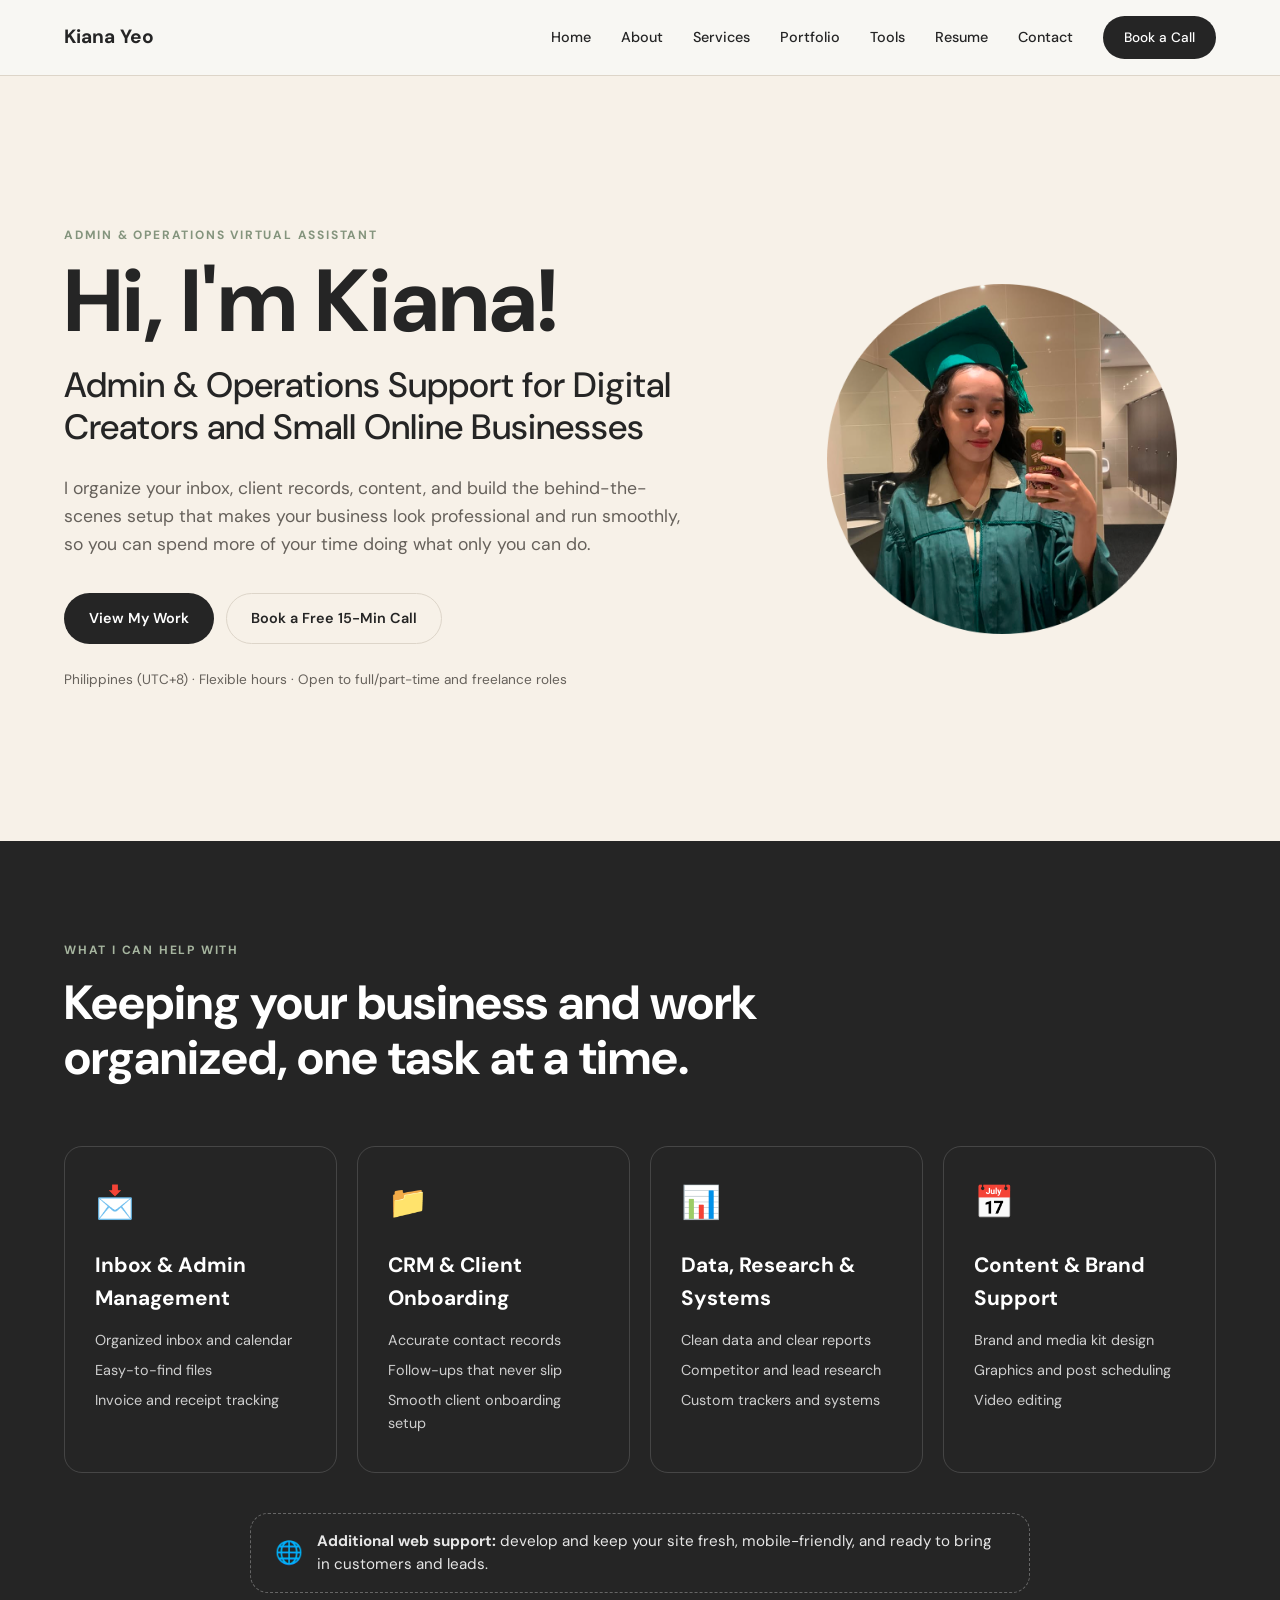
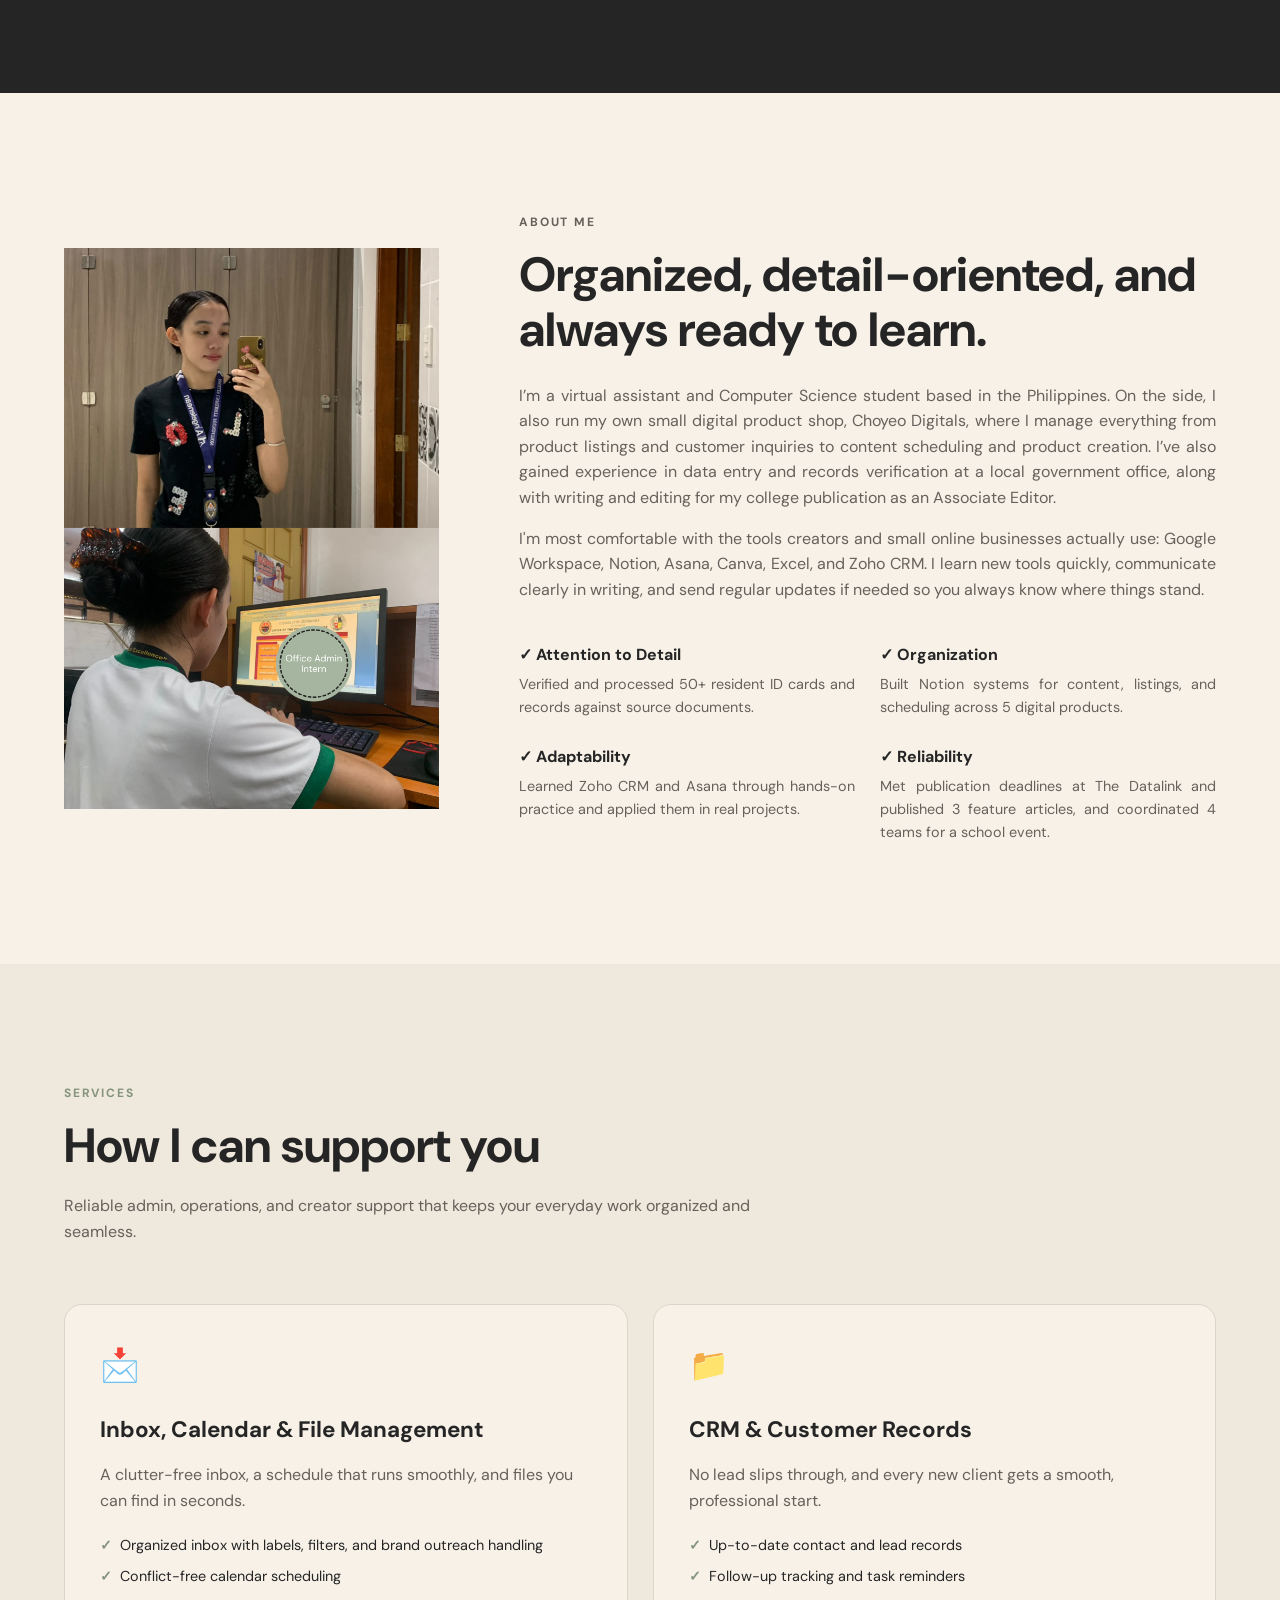
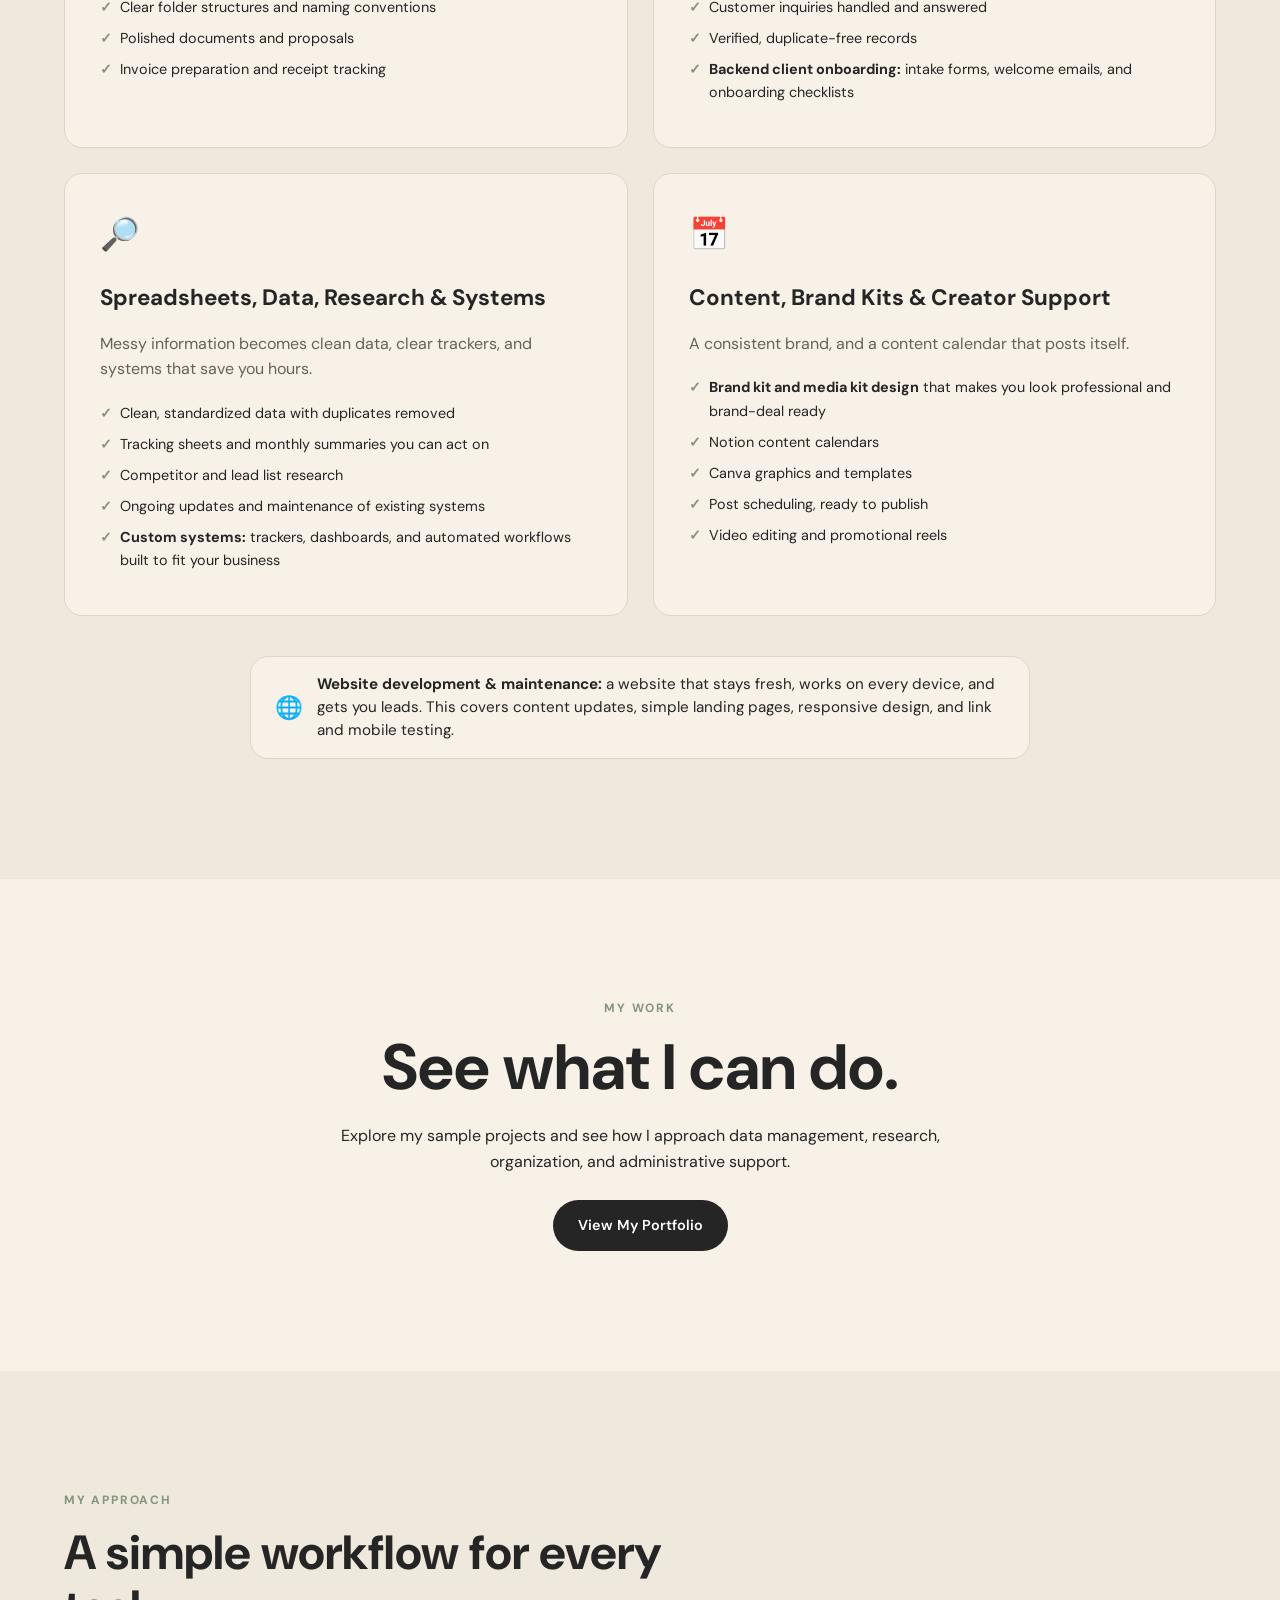
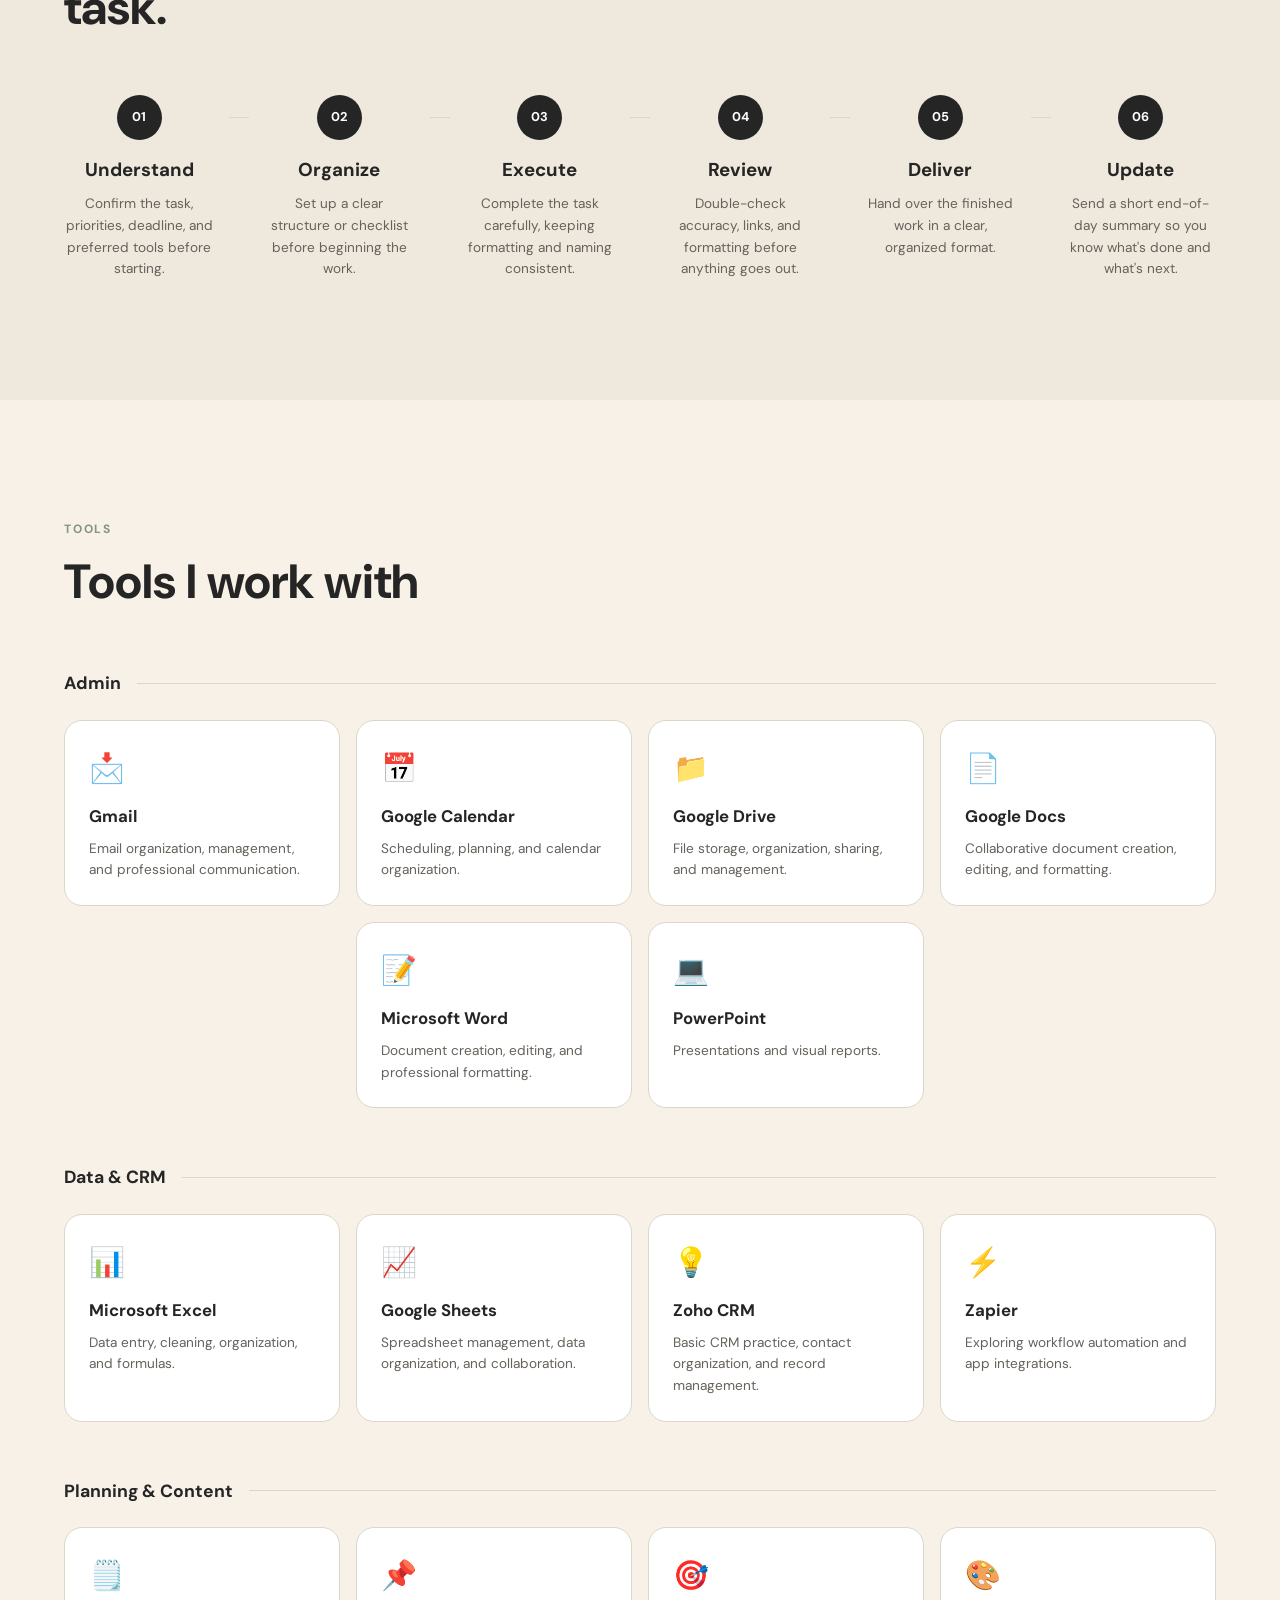
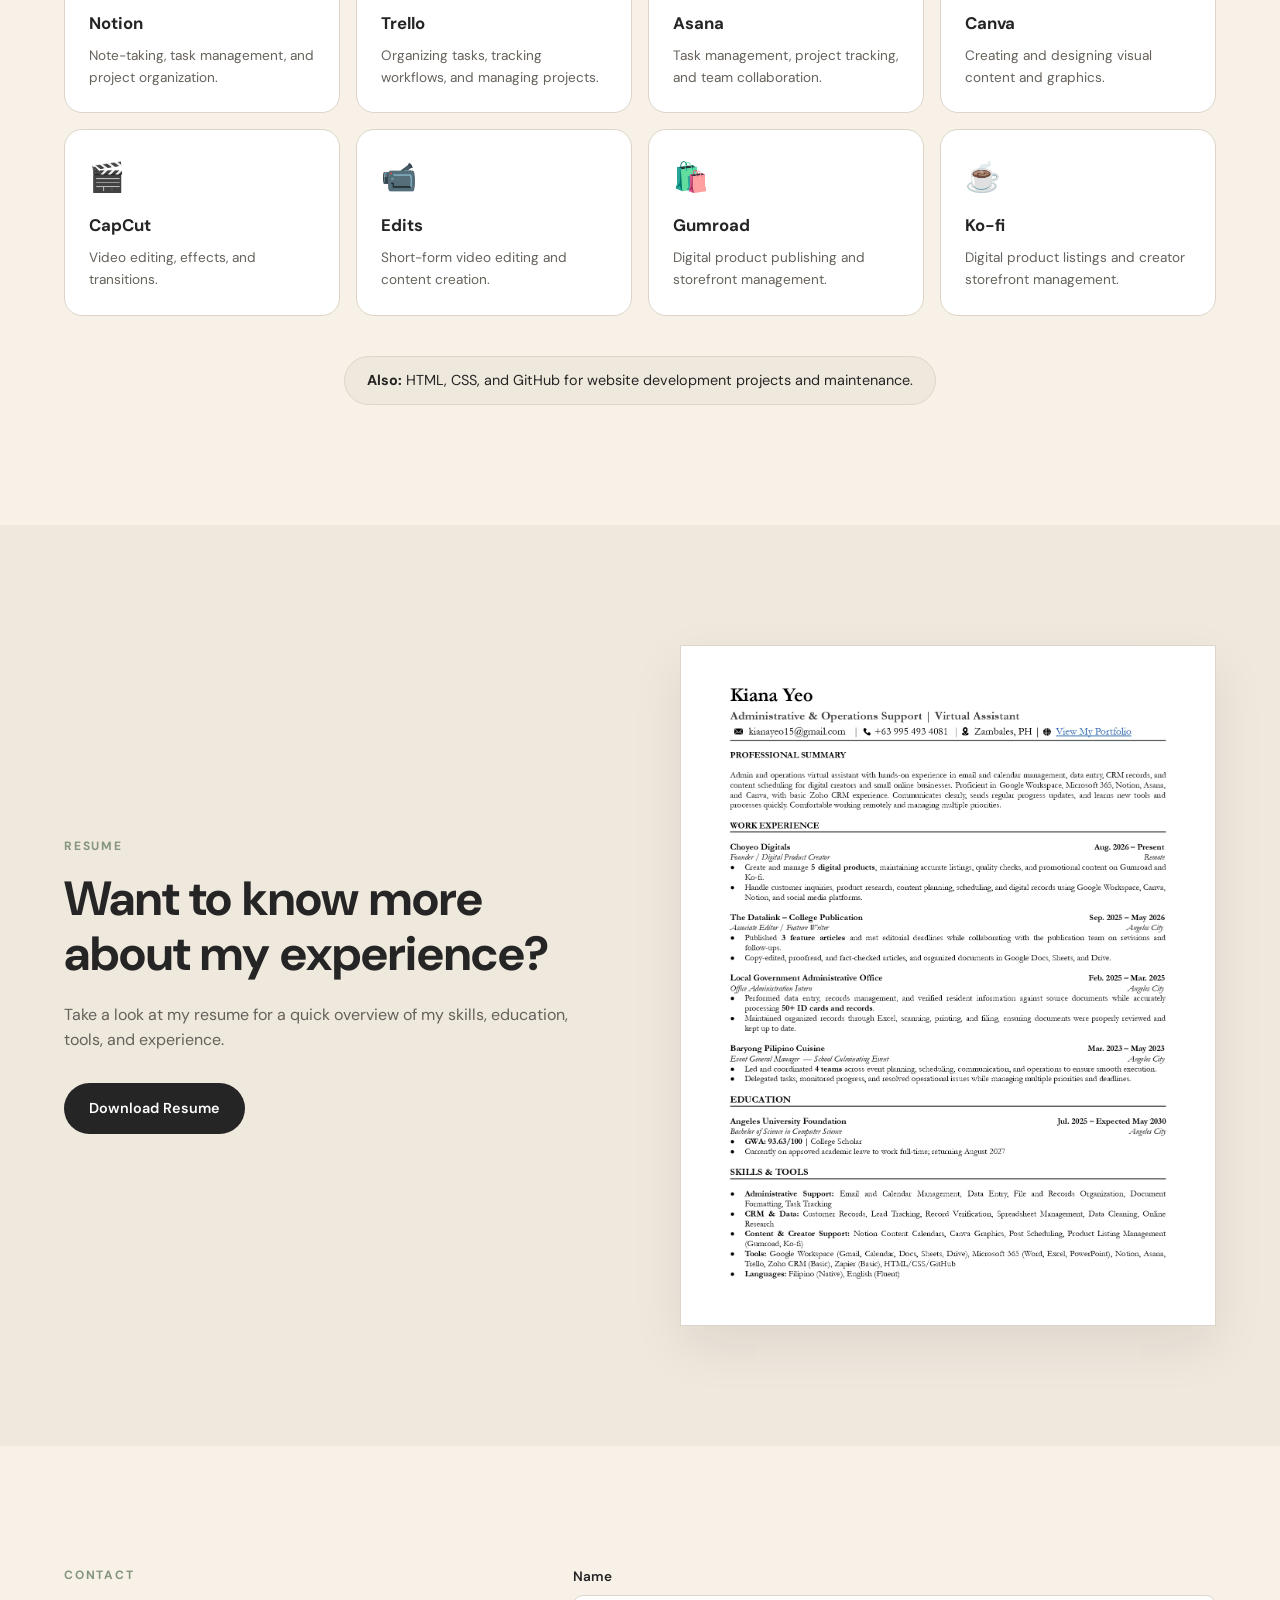
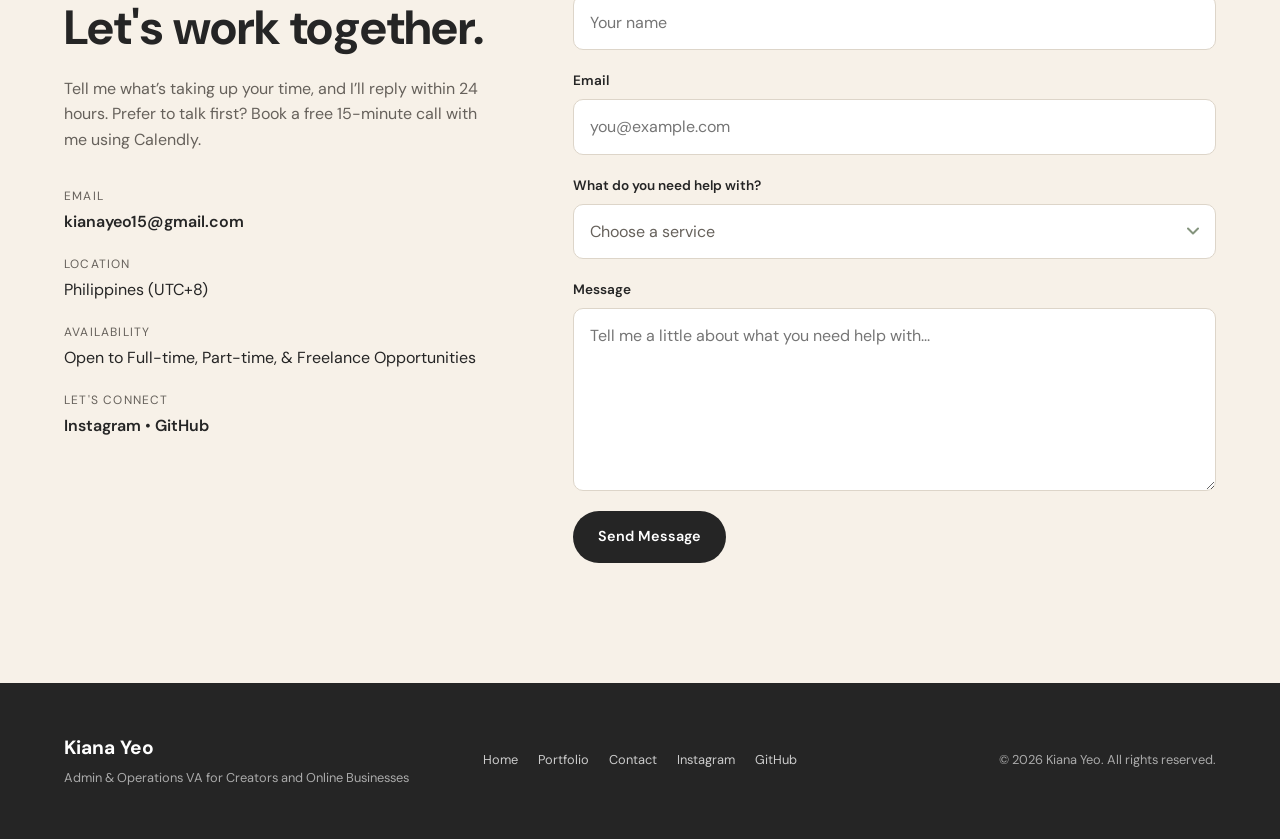
<file: index.html>
<!DOCTYPE html>
<html lang="en">

<head>
    <meta charset="UTF-8">
    <meta name="viewport" content="width=device-width, initial-scale=1.0">

    <title>Kiana Yeo | Home</title>

    <link rel="preconnect" href="https://fonts.googleapis.com">
    <link rel="preconnect" href="https://fonts.gstatic.com" crossorigin>

    <link href="https://fonts.googleapis.com/css2?family=DM+Sans:wght@400;500;600;700&display=swap" rel="stylesheet">

    <link rel="icon" type="image/png" href="images/site-icon.png">

    <!-- CSS -->
    <link rel="stylesheet" href="style.css">

    <!-- SEO -->
    <meta name="description" content="My website portfolio showcasing my projects and skills.">

    <!-- Open Graph / LinkedIn Preview -->
    <meta property="og:title" content="Kiana Yeo | Portfolio">
    <meta property="og:description"
        content="A portfolio website to showcase my skills and experience in admin support and content management.">
    <meta property="og:type" content="website">
    <meta property="og:url" content="https://kiabytes.github.io/">
    <meta property="og:image" content="https://kiabytes.github.io/images/portfolio-preview.jpg">

</head>

<body>

    <!-- =====================================================
         NAVIGATION
    ====================================================== -->

    <header class="navbar">

        <div class="container nav-container">

            <a href="#home" class="logo">
                Kiana Yeo
            </a>

            <nav class="nav-links" id="main-nav" aria-label="Main navigation">
                <a href="index.html">Home</a>
                <a href="index.html#about">About</a>
                <a href="index.html#services">Services</a>
                <div class="nav-dropdown">
                    <a href="portfolio.html" class="dropdown-toggle">
                        Portfolio
                    </a>

                    <div class="dropdown-menu">
                        <a href="portfolio.html#section-1">Creator &amp; Online Business Support</a>
                        <a href="portfolio.html#section-2">Admin &amp; Operations Systems</a>
                        <a href="portfolio.html#section-3">Data, Reporting &amp; Research</a>
                    </div>
                </div>
                <a href="index.html#tools">Tools</a>
                <a href="index.html#resume">Resume</a>
                <a href="index.html#contact">Contact</a>
                <a href="https://calendly.com/kianayeo15/15min-intro-call" target="_blank" rel="noopener noreferrer"
                    class="button button-primary nav-cta">Book a Call</a>
            </nav>

            <!-- Mobile menu button -->
            <button class="menu-button" type="button" aria-label="Open menu" aria-expanded="false"
                aria-controls="main-nav">☰</button>

        </div>

    </header>


    <main>

    <!-- =====================================================
        HERO / HOME
    ====================================================== -->

        <section id="home" class="hero">

            <div class="container hero-container">

                <div class="hero-content">

                    <p class="eyebrow">
                        ADMIN & OPERATIONS VIRTUAL ASSISTANT
                    </p>

                    <h1>
                        Hi, I'm Kiana!
                    </h1>

                    <h2>
                        Admin & Operations Support for Digital Creators and Small Online Businesses
                    </h2>

                    <p class="hero-description">
                        I organize your inbox, client records, content, and build the behind-the-scenes setup that
                        makes your business look professional and run smoothly, so you can spend more of your time doing what only you can do.
                    </p>

                    <div class="hero-buttons">

                        <a href="portfolio.html" class="button button-primary">
                            View My Work
                        </a>

                        <a href="https://calendly.com/kianayeo15/15min-intro-call" target="_blank"
                            rel="noopener noreferrer" class="button button-secondary">Book a Free 15-Min Call</a>

                    </div>

                    <p class="availability">
                        Philippines (UTC+8) · Flexible hours · Open to full/part-time and freelance roles
                    </p>

                </div>


                <!-- Hero Avatar -->

                <div class="hero-avatar">

                    <img src="images/profile-picture-1.png" alt="Kiana's profile picture">

                </div>

            </div>

        </section>


        <!-- =====================================================
             WHAT I CAN HELP WITH
        ====================================================== -->

        <section class="capabilities">

            <div class="container">

                <div class="section-heading">

                    <p class="eyebrow">
                        WHAT I CAN HELP WITH
                    </p>

                    <h2>
                        Keeping your business and work organized,
                        one task at a time.
                    </h2>

                </div>


                <div class="capability-grid">

                    <!-- Card 1 -->
                    <article class="capability-card">

                        <div class="card-icon">
                            📩
                        </div>

                        <h3>Inbox &amp; Admin Management</h3>

                        <ul>
                            <li>Organized inbox and calendar</li>
                            <li>Easy-to-find files</li>
                            <li>Invoice and receipt tracking</li>
                        </ul>

                    </article>


                    <!-- Card 2 -->
                    <article class="capability-card">

                        <div class="card-icon">
                            📁
                        </div>

                        <h3>CRM &amp; Client Onboarding</h3>

                        <ul>
                            <li>Accurate contact records</li>
                            <li>Follow-ups that never slip</li>
                            <li>Smooth client onboarding setup</li>
                        </ul>

                    </article>


                    <!-- Card 3 -->
                    <article class="capability-card">

                        <div class="card-icon">
                            📊
                        </div>

                        <h3>Data, Research &amp; Systems</h3>

                        <ul>
                            <li>Clean data and clear reports</li>
                            <li>Competitor and lead research</li>
                            <li>Custom trackers and systems</li>
                        </ul>

                    </article>


                    <!-- Card 4 -->
                    <article class="capability-card">

                        <div class="card-icon">
                            📅
                        </div>

                        <h3>Content &amp; Brand Support</h3>

                        <ul>
                            <li>Brand and media kit design</li>
                            <li>Graphics and post scheduling</li>
                            <li>Video editing</li>
                        </ul>
                    </article>

                </div>

                <p class="addon-note">
                    <span class="addon-note-icon">🌐</span>
                    <span><strong>Additional web support:</strong> develop and keep your site fresh, mobile-friendly, and ready to bring in customers and leads.</span>
                </p>

            </div>

        </section>


        <!-- =====================================================
             ABOUT
        ====================================================== -->

        <section id="about" class="about section">

            <div class="container about-container">

                <div class="about-image">

                    <img src="images/stockimage1.png"
                        alt="An image of Kiana and her work experience as an office admin intern">

                </div>


                <div class="about-content">

                    <p class="eyebrow">
                        ABOUT ME
                    </p>

                    <h2>
                        Organized, detail-oriented,
                        and always ready to learn.
                    </h2>

                    <p>
                        I’m a virtual assistant and Computer Science student based in the Philippines.
                        On the side, I also run my own small digital product shop, Choyeo Digitals, where I manage
                        everything
                        from product listings and customer inquiries to content scheduling and product creation.
                        I’ve also gained experience in data entry and records verification at a local government
                        office, along with writing and editing for my college publication as an Associate Editor.
                    </p>

                    <p>
                        I'm most comfortable with the tools creators and small online businesses actually use: Google
                        Workspace, Notion, Asana, Canva, Excel, and Zoho CRM. I learn new tools quickly,
                        communicate clearly in writing, and send regular updates if needed so you always know where
                        things stand.
                    </p>


                    <div class="strengths">

                        <div class="strength">
                            <strong>✓ Attention to Detail</strong>
                            <p>
                                Verified and processed 50+ resident ID cards and records against source documents.
                            </p>
                        </div>

                        <div class="strength">
                            <strong>✓ Organization</strong>
                            <p>
                                Built Notion systems for content, listings, and scheduling across 5 digital products.
                            </p>
                        </div>

                        <div class="strength">
                            <strong>✓ Adaptability</strong>
                            <p>
                                Learned Zoho CRM and Asana through hands-on practice and applied them in real
                                projects.
                            </p>
                        </div>

                        <div class="strength">
                            <strong>✓ Reliability</strong>
                            <p>
                                Met publication deadlines at The Datalink and published 3 feature articles, and
                                coordinated 4 teams for a school event.
                            </p>
                        </div>

                    </div>

                </div>

            </div>

        </section>


        <!-- =====================================================
             SERVICES
        ====================================================== -->

        <section id="services" class="services section section-light">

            <div class="container">

                <div class="section-heading">

                    <p class="eyebrow">
                        SERVICES
                    </p>

                    <h2>
                        How I can support you
                    </h2>

                    <p>
                        Reliable admin, operations, and creator support that keeps your everyday work organized and seamless.
                    </p>

                </div>


                <div class="service-grid">

                    <!-- Service 1 -->
                    <article class="service-card">

                        <div class="card-icon">
                            📩
                        </div>

                        <h3>
                            Inbox, Calendar & File Management
                        </h3>

                        <p>
                            A clutter-free inbox, a schedule that runs smoothly, and files you can find in seconds.
                        </p>

                        <ul>
                            <li>Organized inbox with labels, filters, and brand outreach handling</li>
                            <li>Conflict-free calendar scheduling</li>
                            <li>Clear folder structures and naming conventions</li>
                            <li>Polished documents and proposals</li>
                            <li>Invoice preparation and receipt tracking</li>
                        </ul>

                    </article>


                    <!-- Service 2 -->
                    <article class="service-card">

                        <div class="card-icon">
                            📁
                        </div>

                        <h3>
                            CRM & Customer Records
                        </h3>

                        <p>
                            No lead slips through, and every new client gets a smooth, professional start.
                        </p>

                        <ul>
                            <li>Up-to-date contact and lead records</li>
                            <li>Follow-up tracking and task reminders</li>
                            <li>Customer inquiries handled and answered</li>
                            <li>Verified, duplicate-free records</li>
                            <li><b>Backend client onboarding:</b> intake forms, welcome emails, and onboarding checklists</li>
                        </ul>

                    </article>


                    <!-- Service 3 -->
                    <article class="service-card">

                        <div class="card-icon">
                            🔎
                        </div>

                        <h3>
                            Spreadsheets, Data, Research & Systems
                        </h3>

                        <p>
                            Messy information becomes clean data, clear trackers, and systems that save you hours.
                        </p>

                        <ul>
                            <li>Clean, standardized data with duplicates removed</li>
                            <li>Tracking sheets and monthly summaries you can act on</li>
                            <li>Competitor and lead list research</li>
                            <li>Ongoing updates and maintenance of existing systems</li>
                            <li><b>Custom systems:</b> trackers, dashboards, and automated workflows built to fit your business</li>
                        </ul>

                    </article>


                    <!-- Service 4 -->
                    <article class="service-card">

                        <div class="card-icon">
                            📅
                        </div>

                        <h3>
                            Content, Brand Kits & Creator Support
                        </h3>

                        <p>
                            A consistent brand, and a content calendar that posts itself.
                        </p>

                        <ul>
                            <li><b>Brand kit and media kit design</b> that makes you look professional and brand-deal ready</li>
                            <li>Notion content calendars</li>
                            <li>Canva graphics and templates</li>
                            <li>Post scheduling, ready to publish</li>
                            <li>Video editing and promotional reels</li>
                        </ul>
                    </article>

                </div>

                <p class="addon-note">
                    <span class="addon-note-icon">🌐</span>
                    <span><strong>Website development &amp; maintenance:</strong> a website that stays fresh, works on every 
                        device, and gets you leads. This covers content updates, simple landing pages, responsive design, and link and mobile testing.</span>
                </p>

            </div>

        </section>

        <!-- =====================================================
             PORTFOLIO PREVIEW
        ====================================================== -->

        <section class="portfolio-preview section">

            <div class="container">

                <div class="section-heading">

                    <p class="eyebrow">
                        MY WORK
                    </p>

                    <h2>
                        See what I can do.
                    </h2>

                    <p>
                        Explore my sample projects and see how I approach
                        data management, research, organization, and
                        administrative support.
                    </p>

                    <a href="portfolio.html" class="button button-primary">
                        View My Portfolio
                    </a>

                </div>

            </div>

        </section>


        <!-- =====================================================
             WORKFLOW
        ====================================================== -->

        <section class="workflow section section-light">

            <div class="container">

                <div class="section-heading">

                    <p class="eyebrow">
                        MY APPROACH
                    </p>

                    <h2>
                        A simple workflow for every task.
                    </h2>

                </div>


                <div class="workflow-grid">

                    <div class="workflow-step">

                        <span>01</span>

                        <h3>
                            Understand
                        </h3>

                        <p>
                            Confirm the task, priorities, deadline, and preferred tools before starting.
                        </p>

                    </div>


                    <div class="workflow-line"></div>


                    <div class="workflow-step">

                        <span>02</span>

                        <h3>
                            Organize
                        </h3>

                        <p>
                            Set up a clear structure or checklist before beginning the work.
                        </p>

                    </div>


                    <div class="workflow-line"></div>


                    <div class="workflow-step">

                        <span>03</span>

                        <h3>
                            Execute
                        </h3>

                        <p>
                            Complete the task carefully, keeping formatting and naming consistent.
                        </p>

                    </div>


                    <div class="workflow-line"></div>


                    <div class="workflow-step">

                        <span>04</span>

                        <h3>
                            Review
                        </h3>

                        <p>
                            Double-check accuracy, links, and formatting before anything goes out.
                        </p>

                    </div>


                    <div class="workflow-line"></div>


                    <div class="workflow-step">

                        <span>05</span>

                        <h3>
                            Deliver
                        </h3>

                        <p>
                            Hand over the finished work in a clear, organized format.
                        </p>

                    </div>

                    <div class="workflow-line"></div>

                    <div class="workflow-step">

                        <span>06</span>

                        <h3>
                            Update
                        </h3>

                        <p>
                            Send a short end-of-day summary so you know what's done and what's next.
                        </p>

                    </div>

                </div>

            </div>

        </section>


        <!-- =====================================================
     TOOLS
====================================================== -->

        <section id="tools" class="tools section">

            <div class="container">

                <div class="section-heading">
                    <p class="eyebrow">TOOLS</p>
                    <h2>Tools I work with</h2>
                </div>


                <!-- ADMIN -->
                <div class="tool-category">

                    <h3 class="tool-category-title">Admin</h3>

                    <div class="tools-grid">

                        <div class="tool-card">
                            <div class="tool-icon">📩</div>
                            <h3>Gmail</h3>
                            <p>
                                Email organization, management,
                                and professional communication.
                            </p>
                        </div>

                        <div class="tool-card">
                            <div class="tool-icon">📅</div>
                            <h3>Google Calendar</h3>
                            <p>
                                Scheduling, planning, and
                                calendar organization.
                            </p>
                        </div>

                        <div class="tool-card">
                            <div class="tool-icon">📁</div>
                            <h3>Google Drive</h3>
                            <p>
                                File storage, organization,
                                sharing, and management.
                            </p>
                        </div>

                        <div class="tool-card">
                            <div class="tool-icon">📄</div>
                            <h3>Google Docs</h3>
                            <p>
                                Collaborative document creation,
                                editing, and formatting.
                            </p>
                        </div>

                        <div class="tool-card">
                            <div class="tool-icon">📝</div>
                            <h3>Microsoft Word</h3>
                            <p>
                                Document creation, editing,
                                and professional formatting.
                            </p>
                        </div>

                        <div class="tool-card">
                            <div class="tool-icon">💻</div>
                            <h3>PowerPoint</h3>
                            <p>
                                Presentations and visual reports.
                            </p>
                        </div>

                    </div>

                </div>


                <!-- DATA & CRM -->
                <div class="tool-category">

                    <h3 class="tool-category-title">Data &amp; CRM</h3>

                    <div class="tools-grid">

                        <div class="tool-card">
                            <div class="tool-icon">📊</div>
                            <h3>Microsoft Excel</h3>
                            <p>
                                Data entry, cleaning,
                                organization, and formulas.
                            </p>
                        </div>

                        <div class="tool-card">
                            <div class="tool-icon">📈</div>
                            <h3>Google Sheets</h3>
                            <p>
                                Spreadsheet management, data
                                organization, and collaboration.
                            </p>
                        </div>

                        <div class="tool-card">
                            <div class="tool-icon">💡</div>
                            <h3>Zoho CRM</h3>
                            <p>
                                Basic CRM practice, contact
                                organization, and record management.
                            </p>
                        </div>

                        <div class="tool-card">
                            <div class="tool-icon">⚡</div>
                            <h3>Zapier</h3>
                            <p>
                                Exploring workflow automation
                                and app integrations.
                            </p>
                        </div>

                    </div>

                </div>


                <!-- PLANNING & CONTENT -->
                <div class="tool-category">

                    <h3 class="tool-category-title">
                        Planning &amp; Content
                    </h3>

                    <div class="tools-grid">

                        <div class="tool-card">
                            <div class="tool-icon">🗒️</div>
                            <h3>Notion</h3>
                            <p>
                                Note-taking, task management,
                                and project organization.
                            </p>
                        </div>

                        <div class="tool-card">
                            <div class="tool-icon">📌</div>
                            <h3>Trello</h3>
                            <p>
                                Organizing tasks, tracking
                                workflows, and managing projects.
                            </p>
                        </div>

                        <div class="tool-card">
                            <div class="tool-icon">🎯</div>
                            <h3>Asana</h3>
                            <p>
                                Task management, project tracking,
                                and team collaboration.
                            </p>
                        </div>

                        <div class="tool-card">
                            <div class="tool-icon">🎨</div>
                            <h3>Canva</h3>
                            <p>
                                Creating and designing visual
                                content and graphics.
                            </p>
                        </div>

                        <div class="tool-card">
                            <div class="tool-icon">🎬</div>
                            <h3>CapCut</h3>
                            <p>Video editing, effects, and transitions.</p>
                        </div>

                        <div class="tool-card">
                            <div class="tool-icon">📹</div>
                            <h3>Edits</h3>
                            <p>Short-form video editing and content creation.</p>
                        </div>

                        <div class="tool-card">
                            <div class="tool-icon">🛍️</div>
                            <h3>Gumroad</h3>
                            <p>
                                Digital product publishing
                                and storefront management.
                            </p>
                        </div>

                        <div class="tool-card">
                            <div class="tool-icon">☕</div>
                            <h3>Ko-fi</h3>
                            <p>
                                Digital product listings
                                and creator storefront management.
                            </p>
                        </div>

                    </div>

                </div>


                <!-- ADDITIONAL SKILLS -->
                <center>
                    <p class="tools-note">
                        <strong>Also:</strong> HTML, CSS, and GitHub for website development projects and maintenance.
                    </p>
                </center>

            </div>

        </section>


        <!-- =====================================================
             RESUME
        ====================================================== -->

        <section id="resume" class="resume section section-light">

            <div class="container resume-container">

                <div class="resume-content">

                    <p class="eyebrow">
                        RESUME
                    </p>

                    <h2>
                        Want to know more about my experience?
                    </h2>

                    <p>
                        Take a look at my resume for a quick overview
                        of my skills, education, tools, and experience.
                    </p>

                    <a href="files/Kiana-Yeo-Resume.pdf" class="button button-primary" download>
                        Download Resume
                    </a>

                </div>


                <div class="resume-preview">

                    <div class="resume-paper">

                        <img src="images/resume-preview.jpg" alt="Resume preview image">

                    </div>

                </div>

            </div>

        </section>


        <!-- =====================================================
             CONTACT
        ====================================================== -->

        <section id="contact" class="contact section">

            <div class="container contact-container">

                <div class="contact-content">

                    <p class="eyebrow">
                        CONTACT
                    </p>

                    <h2>
                        Let's work together.
                    </h2>

                    <p>
                        Tell me what’s taking up your time, and I’ll reply within 24 hours.
                        Prefer to talk first? Book a free 15-minute call with me using Calendly.
                    </p>

                    <div class="contact-details">

                        <div>
                            <span>Email</span>

                            <a href="mailto:kianayeo15@gmail.com">
                                kianayeo15@gmail.com
                            </a>
                        </div>

                        <div>
                            <span>Location</span>

                            <p>
                                Philippines (UTC+8)
                            </p>
                        </div>

                        <div>
                            <span>Availability</span>

                            <p>
                                Open to Full-time, Part-time, & Freelance Opportunities
                            </p>
                        </div>

                        <div>
                            <span>Let's Connect</span>

                            <a href="https://www.instagram.com/sortedbykia/" target="_blank" rel="noopener noreferrer">
                                Instagram
                            </a> • <a href="https://github.com/kiacodesss" target="_blank" rel="noopener noreferrer">
                                GitHub
                            </a>
                        </div>

                    </div>

                </div>



                <form class="contact-form" action="https://formspree.io/f/moeqnewv" method="POST">
                    <input type="hidden" name="_subject" value="New Portfolio Inquiry — Kiana Yeo">

                    <!-- Name -->
                    <div class="form-group">
                        <label for="name">Name</label>

                        <input type="text" id="name" name="name" placeholder="Your name" required>
                    </div>

                    <!-- Email -->
                    <div class="form-group">
                        <label for="email">Email</label>

                        <input type="email" id="email" name="email" placeholder="you@example.com" required>
                    </div>

                    <!-- What do you need help with? -->
                    <div class="form-group">
                        <label id="subject-label" for="subject-btn">
                            What do you need help with?
                        </label>

                        <div class="custom-select">

                            <!-- Formspree collects this hidden input -->
                            <input type="hidden" name="service" id="service" value="" required>

                            <button type="button" id="subject-btn" class="select-trigger" aria-haspopup="listbox"
                                aria-expanded="false" aria-labelledby="subject-label subject-btn">
                                <span class="select-value">
                                    Choose a service
                                </span>
                            </button>

                            <ul class="select-menu" role="listbox" aria-labelledby="subject-label">
                                <li role="option" aria-selected="false">
                                    Inbox, calendar &amp; file management
                                </li>

                                <li role="option" aria-selected="false">
                                    CRM &amp; customer records
                                </li>

                                <li role="option" aria-selected="false">
                                    Spreadsheets, data, research &amp; systems
                                </li>

                                <li role="option" aria-selected="false">
                                    Content, brand kits &amp; creator support
                                </li>

                                <li role="option" aria-selected="false">
                                    Website development &amp; maintenance
                                </li>

                                <li role="option" aria-selected="false">
                                    Something else / not sure yet
                                </li>
                            </ul>
                        </div>

                        <p class="field-error" hidden>
                            Please choose a service.
                        </p>
                    </div>

                    <!-- Message -->
                    <div class="form-group">
                        <label for="message">Message</label>

                        <textarea id="message" name="message" rows="6"
                            placeholder="Tell me a little about what you need help with..." required></textarea>
                    </div>

                    <!-- Submit -->
                    <button type="submit" class="button button-primary">
                        Send Message
                    </button>

                </form>


            </div>

        </section>

    </main>


    <!-- =====================================================
         FOOTER
    ====================================================== -->

    <footer class="footer">

        <div class="container footer-container">

            <div>

                <a href="#home" class="logo">
                    Kiana Yeo
                </a>

                <p>
                    Admin & Operations VA for Creators and Online Businesses
                </p>

            </div>


            <div class="footer-links">

                <a href="#home">Home</a>
                <a href="portfolio.html">Portfolio</a>
                <a href="#contact">Contact</a>
                <a href="https://www.instagram.com/sortedbykia/" target="_blank" rel="noopener noreferrer">
                    Instagram
                </a>
                <a href="https://github.com/kiacodesss" target="_blank" rel="noopener noreferrer">
                    GitHub
                </a>
            </div>


            <p class="copyright">
                © 2026 Kiana Yeo. All rights reserved.
            </p>

        </div>

    </footer>

    <!-- Mobile menu toggle -->
    <script>
        (function () {
            const button = document.querySelector(".menu-button");
            const nav = document.getElementById("main-nav");
            if (!button || !nav) return;

            const setOpen = (open) => {
                nav.classList.toggle("open", open);
                button.setAttribute("aria-expanded", open);
                button.setAttribute("aria-label", open ? "Close menu" : "Open menu");
                button.textContent = open ? "✕" : "☰";
            };

            button.addEventListener("click", (e) => {
                e.stopPropagation();
                setOpen(!nav.classList.contains("open"));
            });

            // Close after tapping any link in the menu
            nav.addEventListener("click", (e) => {
                if (e.target.closest("a")) setOpen(false);
            });

            // Close when tapping outside the menu
            document.addEventListener("click", (e) => {
                if (!nav.contains(e.target) && !button.contains(e.target)) setOpen(false);
            });

            // Close with Escape
            document.addEventListener("keydown", (e) => {
                if (e.key === "Escape") setOpen(false);
            });

            // Reset when resizing up to the desktop layout
            window.matchMedia("(min-width: 651px)").addEventListener("change", (e) => {
                if (e.matches) setOpen(false);
            });
        })();
    </script>


    <!-- Contact form custom dropdown -->
    <script>
        (function () {
            const form = document.querySelector(".contact-form");
            const select = document.querySelector(".custom-select");

            if (!form || !select) return;

            const trigger = select.querySelector(".select-trigger");
            const label = select.querySelector(".select-value");
            const input = select.querySelector('input[name="service"]');
            const options = [...select.querySelectorAll('[role="option"]')];
            const error = select.parentElement.querySelector(".field-error");

            let active = -1;

            // Highlight the active option
            const highlight = () => {
                options.forEach((option, index) => {
                    option.classList.toggle("active", index === active);
                });
            };

            // Open or close the dropdown
            const setOpen = (open) => {
                select.classList.toggle("open", open);
                trigger.setAttribute("aria-expanded", String(open));

                if (open) {
                    active = Math.max(
                        options.findIndex(
                            option => option.getAttribute("aria-selected") === "true"
                        ),
                        0
                    );

                    highlight();
                }
            };

            // Select a service
            const choose = (index) => {
                if (!options[index]) return;

                const selectedService = options[index].textContent.trim();

                // Update selected option
                options.forEach(option => {
                    option.setAttribute("aria-selected", "false");
                });

                options[index].setAttribute("aria-selected", "true");

                // Update the visible dropdown label
                label.textContent = selectedService;

                // IMPORTANT: Set the value Formspree will receive
                input.value = selectedService;

                // Update visual states
                select.classList.add("has-value");
                select.classList.remove("invalid");

                error.hidden = true;

                setOpen(false);

                trigger.focus();
            };

            // Toggle dropdown
            trigger.addEventListener("click", () => {
                setOpen(!select.classList.contains("open"));
            });

            // Keyboard navigation
            trigger.addEventListener("keydown", (event) => {
                const isOpen = select.classList.contains("open");

                if (event.key === "ArrowDown" || event.key === "ArrowUp") {
                    event.preventDefault();

                    if (!isOpen) {
                        setOpen(true);
                        return;
                    }

                    const direction = event.key === "ArrowDown" ? 1 : -1;

                    active = (
                        active + direction + options.length
                    ) % options.length;

                    highlight();

                } else if (
                    (event.key === "Enter" || event.key === " ") &&
                    isOpen
                ) {
                    event.preventDefault();

                    choose(active);

                } else if (event.key === "Escape") {
                    setOpen(false);
                }
            });

            // Prevent spacebar from scrolling while interacting
            trigger.addEventListener("keyup", (event) => {
                if (event.key === " ") {
                    event.preventDefault();
                }
            });

            // Click an option
            options.forEach((option, index) => {
                option.addEventListener("click", () => {
                    choose(index);
                });
            });

            // Close dropdown when clicking outside
            document.addEventListener("click", (event) => {
                if (!select.contains(event.target)) {
                    setOpen(false);
                }
            });

            // Validate before submitting to Formspree
            form.addEventListener("submit", (event) => {

                // Ensure the service field has a value
                if (!input.value.trim()) {
                    event.preventDefault();

                    select.classList.add("invalid");
                    error.hidden = false;

                    trigger.focus();

                    return;
                }

                // Ensure the value is included in the submission
                input.value = input.value.trim();

            });

        })();
    </script>

</body>

</html>
</file>
<file: style.css>
/* =========================================================
   RESET & BASE
========================================================= */

* {
    margin: 0;
    padding: 0;
    box-sizing: border-box;
}

html {
    scroll-behavior: smooth;
}

body {
    font-family: "DM Sans", sans-serif;
    line-height: 1.6;
    background: #F7F1E8;
    color: #252525;
    overflow-x: hidden;
}

img {
    max-width: 100%;
    display: block;
}

a {
    color: inherit;
    text-decoration: none;
}

button,
input,
textarea {
    font: inherit;
}

section[id] {
    scroll-margin-top: 80px;
}

a:focus-visible,
button:focus-visible,
input:focus-visible,
textarea:focus-visible {
    outline: 2px solid var(--accent-dark);
    outline-offset: 3px;
}

/* Skip link: hidden until focused with the keyboard */
.skip-link {
    position: absolute;
    top: -100px;
    left: 16px;
    z-index: 2000;

    padding: 10px 16px;

    background: var(--text);
    color: var(--white);
    border-radius: var(--radius-small);

    font-size: 0.85rem;
    font-weight: 600;
}

.skip-link:focus {
    top: 12px;
}

@media (prefers-reduced-motion: reduce) {
    html { scroll-behavior: auto; }
    * { transition: none !important; }
}


/* =========================================================
   VARIABLES
========================================================= */

:root {
    --background: #F7F1E8;
    --background-light: #EFE8DD;

    --text: #252525;
    --text-light: #66615B;

    --accent: #A6B59F;
    --accent-dark: #84947D;

    --white: #FFFFFF;
    --border: #DDD5C9;

    --radius-small: 10px;
    --radius-medium: 18px;

    --max-width: 1200px;
}


/* =========================================================
   GENERAL
========================================================= */

.container {
    width: min(90%, var(--max-width));
    margin: 0 auto;
}

.section {
    padding: 120px 0;
}

.section-light {
    background: var(--background-light);
}

.section-heading {
    max-width: 700px;
    margin-bottom: 60px;
}

.section-heading h2 {
    font-size: clamp(2rem, 4vw, 3rem);
    line-height: 1.15;
    margin-bottom: 20px;
}

.section-heading > p:last-child {
    color: var(--text-light);
}

.eyebrow {
    font-size: 0.75rem;
    font-weight: 700;
    letter-spacing: 0.15em;
    color: var(--accent-dark);
    margin-bottom: 15px;
}

.card-icon {
    font-size: 2rem;
    margin-bottom: 20px;
}


/* =========================================================
   NAVIGATION
========================================================= */

.navbar,
.header {
    position: sticky;
    top: 0;
    z-index: 1000;
    border-bottom: 1px solid var(--border);
    backdrop-filter: blur(10px);
    -webkit-backdrop-filter: blur(10px);
}

.navbar {
    background: rgba(248, 247, 244, 0.95);
}

.header {
    width: 100%;
    background: rgba(247, 241, 232, 0.96);
}

.nav-container {
    min-height: 75px;
    display: flex;
    align-items: center;
    justify-content: space-between;
}

.header .nav-container {
    width: min(90%, var(--max-width));
    margin: 0 auto;
}

.logo {
    font-size: 1.2rem;
    font-weight: 700;
}

.nav-links {
    display: flex;
    align-items: center;
    gap: 30px;
}

.nav-links a {
    font-size: 0.9rem;
    font-weight: 500;
    transition: color 0.2s ease;
}

.nav-links a:hover {
    color: var(--accent-dark);
}

/* "Book a Call" button — needs its own transition, otherwise
   ".nav-links a" above would override the .button transition */
.nav-links .nav-cta {
    padding: 10px 20px;
    font-size: 0.85rem;
    color: var(--white);
    white-space: nowrap;
    transition: transform 0.2s ease, background 0.2s ease;
}

.nav-links .nav-cta:hover {
    color: var(--white);
}

.menu-button,
.menu-toggle {
    display: none;
    border: none;
    background: none;
    cursor: pointer;
    color: var(--text);
}

.menu-button {
    font-size: 1.5rem;
    line-height: 1;
    padding: 6px 10px;
    border-radius: var(--radius-small);
}

.menu-toggle {
    width: 42px;
    height: 42px;
    padding: 8px;
}

.menu-toggle span {
    display: block;
    width: 24px;
    height: 2px;
    margin: 5px auto;
    background: var(--text);
    border-radius: 2px;
}

/* Portfolio dropdown */

.nav-dropdown {
    position: relative;
    display: inline-flex;
    align-items: center;
}

.dropdown-menu {
    display: none;
    position: absolute;
    top: 100%;
    left: 0;
    z-index: 1001;

    min-width: 220px;
    padding: 8px 0;

    flex-direction: column;

    background: #F7F1E8;
    border: 1px solid var(--border);
    border-radius: 8px;
    box-shadow: 0 8px 20px rgba(0, 0, 0, 0.08);
}

.nav-dropdown:hover .dropdown-menu,
.nav-dropdown:focus-within .dropdown-menu {
    display: flex;
}

.dropdown-menu a {
    display: block;
    padding: 10px 16px;
    white-space: nowrap;
    font-size: 0.85rem;
}

.dropdown-menu a:hover {
    background: rgba(166, 181, 159, 0.2);
    color: var(--accent-dark);
}


/* =========================================================
   BUTTONS
========================================================= */

.button {
    display: inline-flex;
    align-items: center;
    justify-content: center;

    padding: 13px 24px;

    border: 1px solid transparent;
    border-radius: 999px;

    font-size: 0.9rem;
    font-weight: 600;
    cursor: pointer;

    transition: transform 0.2s ease, background 0.2s ease;
}

.button:hover {
    transform: translateY(-2px);
}

.button-primary {
    background: var(--text);
    color: var(--white);
}

.button-primary:hover {
    background: var(--accent-dark);
}

.button-secondary {
    background: transparent;
    border-color: var(--border);
}

.button-secondary:hover {
    background: var(--white);
}


/* =========================================================
   HERO
========================================================= */

.hero {
    min-height: 85vh;
    display: flex;
    align-items: center;
    padding: 100px 0;
}

.hero-container {
    display: grid;
    grid-template-columns: 1.2fr 0.8fr;
    gap: 80px;
    align-items: center;
}

.hero-content {
    max-width: 700px;
}

.hero h1 {
    font-size: clamp(3rem, 7vw, 5.5rem);
    line-height: 0.95;
    margin-bottom: 20px;
}

.hero h2 {
    font-size: clamp(1.4rem, 3vw, 2.2rem);
    font-weight: 500;
    line-height: 1.2;
    margin-bottom: 25px;
}

.hero-description {
    max-width: 620px;
    font-size: 1.1rem;
    color: var(--text-light);
    margin-bottom: 35px;
}

.hero-buttons {
    display: flex;
    flex-wrap: wrap;
    gap: 12px;
    margin-bottom: 25px;
}

.availability {
    font-size: 0.85rem;
    color: var(--text-light);
}

.hero-avatar {
    display: flex;
    align-items: center;
    justify-content: center;
}

.hero-avatar img {
    width: min(350px, 100%);
    height: auto;
}


/* =========================================================
   CAPABILITIES
========================================================= */

.capabilities {
    padding: 100px 0;
    background: var(--text);
    color: var(--white);
}

.capabilities .eyebrow {
    color: var(--accent);
}

.capabilities .section-heading {
    max-width: 750px;
}

.capability-grid {
    display: grid;
    grid-template-columns: repeat(4, 1fr);
    gap: 20px;
}

.capability-card {
    padding: 30px;
    border: 1px solid rgba(255, 255, 255, 0.15);
    border-radius: var(--radius-medium);
    transition: transform 0.2s ease, background 0.2s ease;
}

.capability-card:hover {
    transform: translateY(-5px);
    background: rgba(255, 255, 255, 0.05);
}

.capability-card h3 {
    font-size: 1.3rem;
    margin-bottom: 15px;
}

.capability-card ul {
    list-style: none;
    color: #cfcfcf;
    font-size: 0.9rem;
}

.capability-card li {
    margin-bottom: 7px;
}


/* =========================================================
   "ALSO AVAILABLE" NOTES (capabilities + services)
========================================================= */

.addon-note {
    display: flex;
    align-items: center;
    gap: 14px;

    max-width: 780px;
    margin: 40px auto 0;
    padding: 16px 24px;

    border: 1px dashed var(--accent-dark);
    border-radius: var(--radius-medium);

    font-size: 0.95rem;
    line-height: 1.5;
}

.addon-note-icon {
    font-size: 1.4rem;
    flex-shrink: 0;
}

.addon-note strong {
    font-weight: 700;
}

.capabilities .addon-note {
    border-color: rgba(255, 255, 255, 0.3);
    color: #e6e6e6;
}

.services .addon-note {
    background: var(--background);
    border-style: solid;
    border-color: var(--border);
    color: var(--text);
}


/* =========================================================
   ABOUT
========================================================= */

.about-container {
    display: grid;
    grid-template-columns: 0.7fr 1.3fr;
    gap: 80px;
    align-items: center;
}

.about-content p {
    text-align: justify;
}

.about-content h2 {
    font-size: clamp(2rem, 4vw, 3rem);
    line-height: 1.15;
    margin-bottom: 25px;
}

.about-content > p {
    color: var(--text-light);
    margin-bottom: 15px;
}

.strengths {
    display: grid;
    grid-template-columns: repeat(2, 1fr);
    gap: 25px;
    margin-top: 40px;
}

.strength strong {
    display: block;
    margin-bottom: 5px;
}

.strength p {
    font-size: 0.9rem;
    color: var(--text-light);
}


/* =========================================================
   SERVICES
========================================================= */

.service-grid {
    display: grid;
    grid-template-columns: repeat(2, 1fr);
    gap: 25px;
}

.service-card {
    padding: 35px;
    background: var(--background);
    border: 1px solid var(--border);
    border-radius: var(--radius-medium);
    transition: transform 0.2s ease, box-shadow 0.2s ease;
}

.service-card:hover {
    transform: translateY(-5px);
    box-shadow: 0 15px 40px rgba(0, 0, 0, 0.06);
}

.service-card h3 {
    font-size: 1.4rem;
    margin-bottom: 15px;
}

.service-card > p {
    color: var(--text-light);
    margin-bottom: 20px;
}

.service-card ul {
    list-style: none;
}

.service-card li {
    position: relative;
    padding-left: 20px;
    margin-bottom: 8px;
    font-size: 0.9rem;
}

.service-card li::before {
    content: "✓";
    position: absolute;
    left: 0;
    color: var(--accent-dark);
    font-weight: 700;
}


/* =========================================================
   PORTFOLIO PREVIEW (homepage)
========================================================= */

.portfolio-preview {
    text-align: center;
}

.portfolio-preview h2 {
    font-size: clamp(2.8rem, 5vw, 4rem);
    line-height: 1.1;
}

.portfolio-preview .section-heading {
    max-width: 700px;
    margin: 0 auto;
}

.portfolio-preview .section-heading > p:not(.eyebrow) {
    max-width: 620px;
    margin-left: auto;
    margin-right: auto;
}

.portfolio-preview .button {
    margin-top: 25px;
}


/* =========================================================
   WORKFLOW
========================================================= */

.workflow-grid {
    display: flex;
    align-items: flex-start;
    gap: 15px;
}

.workflow-step {
    flex: 1;
    min-width: 0;
    text-align: center;
}

.workflow-step span {
    display: inline-flex;
    align-items: center;
    justify-content: center;
    width: 45px;
    height: 45px;
    margin-bottom: 15px;
    border-radius: 50%;
    background: var(--text);
    color: var(--white);
    font-size: 0.8rem;
    font-weight: 700;
}

.workflow-step h3 {
    margin-bottom: 8px;
}

.workflow-step p {
    font-size: 0.85rem;
    color: var(--text-light);
}

.workflow-line {
    flex: 0 0 20px;
    height: 1px;
    margin-top: 22px;
    background: var(--border);
}


/* =========================================================
   TOOLS
========================================================= */

.tool-category {
    margin-bottom: 55px;
}

.tool-category:last-of-type {
    margin-bottom: 40px;
}

.tool-category-title {
    display: flex;
    align-items: center;
    gap: 16px;
    margin-bottom: 22px;
    font-size: 1.1rem;
    font-weight: 700;
}

.tool-category-title::after {
    content: "";
    flex: 1;
    height: 1px;
    background: var(--border);
}

/* Max 4 per row; incomplete rows are centered */
.tools-grid {
    display: flex;
    flex-wrap: wrap;
    justify-content: center;
    gap: 16px;
}

.tool-card {
    flex: 0 1 calc((100% - 48px) / 4);
    min-width: 0;

    display: flex;
    flex-direction: column;

    padding: 24px;

    background: var(--white);
    border: 1px solid var(--border);
    border-radius: var(--radius-medium);

    transition: transform 0.2s ease, box-shadow 0.2s ease;
}

.tool-card:hover {
    transform: translateY(-4px);
    box-shadow: 0 15px 40px rgba(0, 0, 0, 0.06);
}

.tool-icon {
    font-size: 1.8rem;
    margin-bottom: 12px;
}

.tool-card h3 {
    font-size: 1.05rem;
    margin-bottom: 8px;
}

.tool-card p {
    color: var(--text-light);
    font-size: 0.85rem;
}

.tools-note {
    display: inline-block;
    padding: 12px 22px;
    background: var(--background-light);
    border: 1px solid var(--border);
    border-radius: 999px;
    font-size: 0.9rem;
}


/* =========================================================
   RESUME
========================================================= */

.resume-container {
    display: grid;
    grid-template-columns: 1fr 1fr;
    gap: 80px;
    align-items: center;
}

.resume-content h2 {
    font-size: clamp(2rem, 4vw, 3rem);
    line-height: 1.15;
    margin-bottom: 20px;
}

.resume-content > p:not(.eyebrow) {
    color: var(--text-light);
    margin-bottom: 30px;
}

.resume-paper {
    min-height: 500px;
    padding: 20px;

    display: flex;
    flex-direction: column;
    align-items: center;
    justify-content: center;

    background: var(--white);
    border: 1px solid var(--border);
    box-shadow: 0 20px 50px rgba(0, 0, 0, 0.08);
}


/* =========================================================
   CONTACT & FORM
========================================================= */

.contact-container {
    display: grid;
    grid-template-columns: 0.8fr 1.2fr;
    gap: 80px;
}

.contact-content h2 {
    font-size: clamp(2rem, 4vw, 3rem);
    line-height: 1.15;
    margin-bottom: 20px;
}

.contact-content > p:not(.eyebrow) {
    color: var(--text-light);
    margin-bottom: 35px;
}

.contact-details {
    display: flex;
    flex-direction: column;
    gap: 20px;
}

.contact-details span {
    display: block;
    margin-bottom: 3px;
    font-size: 0.75rem;
    text-transform: uppercase;
    letter-spacing: 0.1em;
    color: var(--text-light);
}

.contact-details a {
    font-weight: 600;
}

.contact-details a:hover {
    color: var(--accent-dark);
}

.contact-details p {
    margin: 0;
}

.contact-form {
    display: flex;
    flex-direction: column;
    gap: 20px;
}

.contact-form .button {
    align-self: flex-start;
}

.form-group {
    display: flex;
    flex-direction: column;
    gap: 7px;
}

.form-group label {
    font-size: 0.85rem;
    font-weight: 600;
}

.form-group input,
.form-group textarea {
    width: 100%;
    padding: 14px 16px;

    border: 1px solid var(--border);
    border-radius: var(--radius-small);

    background: var(--white);
    color: var(--text);

    outline: none;
    resize: vertical;

    transition: border 0.2s ease;
}

.form-group input:focus,
.form-group textarea:focus {
    border-color: var(--accent-dark);
}

/* Custom dropdown: field matches the inputs, menu matches the nav dropdown */

.custom-select {
    position: relative;
}

.select-trigger {
    width: 100%;
    display: flex;
    align-items: center;
    justify-content: space-between;
    gap: 12px;

    padding: 14px 16px;

    border: 1px solid var(--border);
    border-radius: var(--radius-small);

    background: var(--white);
    color: var(--text-light);

    text-align: left;
    cursor: pointer;

    transition: border 0.2s ease;
}

.select-trigger::after {
    content: "";
    flex-shrink: 0;
    width: 12px;
    height: 8px;
    background: url("data:image/svg+xml,%3Csvg xmlns='http://www.w3.org/2000/svg' width='12' height='8' viewBox='0 0 12 8'%3E%3Cpath d='M1 1.5l5 5 5-5' fill='none' stroke='%2384947D' stroke-width='2' stroke-linecap='round' stroke-linejoin='round'/%3E%3C/svg%3E") no-repeat center;
    transition: transform 0.2s ease;
}

.custom-select.open .select-trigger::after {
    transform: rotate(180deg);
}

.select-trigger:focus-visible,
.custom-select.open .select-trigger {
    border-color: var(--accent-dark);
    outline: none;
}

.custom-select.has-value .select-trigger {
    color: var(--text);
}

.custom-select.invalid .select-trigger {
    border-color: #B5483D;
}

.select-menu {
    display: none;
    position: absolute;
    top: calc(100% + 6px);
    left: 0;
    right: 0;
    z-index: 20;

    list-style: none;
    padding: 8px 0;

    background: #F7F1E8;
    border: 1px solid var(--border);
    border-radius: 8px;
    box-shadow: 0 8px 20px rgba(0, 0, 0, 0.08);
}

.custom-select.open .select-menu {
    display: block;
}

.select-menu li {
    padding: 10px 16px;
    font-size: 0.9rem;
    font-weight: 500;
    cursor: pointer;
}

.select-menu li:hover,
.select-menu li.active {
    background: rgba(166, 181, 159, 0.2);
    color: var(--accent-dark);
}

.select-menu li[aria-selected="true"] {
    font-weight: 700;
}

.field-error {
    font-size: 0.8rem;
    color: #B5483D;
}


/* =========================================================
   FOOTER
========================================================= */

.footer {
    padding: 50px 0;
    background: var(--text);
    color: var(--white);
}

.footer-container {
    display: grid;
    grid-template-columns: 1fr auto 1fr;
    gap: 30px;
    align-items: center;
}

.footer p {
    color: #aaa;
    font-size: 0.8rem;
}

.footer .logo {
    display: block;
    margin-bottom: 5px;
}

.footer-links {
    display: flex;
    gap: 20px;
}

.footer-links a {
    font-size: 0.8rem;
    color: #ccc;
}

.footer-links a:hover {
    color: var(--white);
}

.copyright {
    text-align: right;
}


/* =========================================================
   PORTFOLIO PAGE
========================================================= */

/* Page intro (sits directly inside <main>) */
main > .section-heading {
    width: min(90%, var(--max-width));
    max-width: var(--max-width);
    margin: 0 auto;
    padding: 72px 0 35px;
}

main > .section-heading h1 {
    font-size: clamp(2.6rem, 5vw, 4rem);
    line-height: 1.1;
    margin-bottom: 18px;
}

main > .section-heading > p:not(.eyebrow) {
    max-width: 680px;
    color: var(--text-light);
}

.portfolio.section {
    padding-top: 35px;
    padding-bottom: 100px;
}

/* Portfolio header */

.portfolio .section-heading {
    text-align: center;
    max-width: 800px;
    margin: 30px auto 60px;
}

.portfolio .section-heading h2 {
    font-size: clamp(2.2rem, 4vw, 3.2rem);
}

.portfolio .section-title {
    font-size: clamp(2.5rem, 5vw, 3.5rem);
    font-weight: 700;
    line-height: 1.1;
    margin-bottom: 24px;
}

/* Intro statement: larger, darker, and slightly bolder than body text */
.portfolio .section-heading > p:not(.eyebrow):not(.section-note) {
    max-width: 640px;
    margin: 0 auto 22px;

    font-size: clamp(1.1rem, 2vw, 1.3rem);
    font-weight: 500;
    line-height: 1.5;
    color: var(--text);

    text-wrap: balance;
}

/* Fictional-data note: small, muted pill (matches .tools-note) */
.portfolio .section-heading .section-note {
    display: inline-block;
    max-width: 100%;
    padding: 8px 18px;

    background: var(--background-light);
    border: 1px solid var(--border);
    border-radius: 999px;

    font-size: 0.8rem;
    line-height: 1.4;
    color: var(--text-light);
}

/* Section headers (Creator Support / Admin Systems / Data & Research) */

.portfolio-sub-section {
    margin: 0;
    padding: 16px 32px;
    background: var(--accent);
    border-radius: 16px;
}

.portfolio-sub-section h2 {
    margin: 0;
    font-size: clamp(1.25rem, 2.5vw, 1.6rem);
    font-weight: 700;
    line-height: 1.25;
    color: var(--text);
}

/* Keeps the sticky navbar from covering section headings */
.portfolio-sub-section h2[id] {
    scroll-margin-top: 100px;
}

/* The header pill already separates sections, so skip the divider line */
.portfolio-sub-section + .project {
    padding-top: 55px;
    border-top: 0;
}

/* Projects */

.project,
.project-reverse {
    display: block;
    width: 100%;
    padding: 75px 0;
    border-top: 1px solid var(--border);
}

.project-number {
    display: block;
    margin-bottom: 10px;
    font-size: 0.8rem;
    font-weight: 700;
    color: var(--accent-dark);
}

.project-category {
    margin-bottom: 12px;
    font-size: 0.7rem;
    font-weight: 700;
    letter-spacing: 0.15em;
    color: var(--text-light);
}

.project-info {
    width: min(100%, 720px);
    max-width: 720px;
    margin: 0 0 45px;
}

.project-info h3 {
    font-size: clamp(2rem, 4vw, 3rem);
    line-height: 1.1;
    margin-bottom: 20px;
}

.project-info > p:not(.project-category) {
    color: var(--text-light);
    margin-bottom: 25px;
}

.project-tags {
    display: flex;
    flex-wrap: wrap;
    gap: 8px;
}

.project-tags span {
    padding: 6px 12px;
    background: var(--background-light);
    border-radius: 999px;
    font-size: 0.75rem;
}

.project-visual {
    width: 100%;
}

/* Showcase (images / videos) */

.showcase-item {
    position: relative;
    width: 100%;
    margin-bottom: 40px;
}

.showcase-item:last-child {
    margin-bottom: 0;
}

.showcase-item img,
.showcase-item video {
    display: block;
    width: 100%;
    max-width: 100%;
    height: auto;

    border: 1px solid var(--border);
    border-radius: var(--radius-medium);
}

.showcase-item img {
    background: var(--white);
}

.showcase-item video {
    background: #000;
    object-fit: contain;
}

.showcase-label {
    position: absolute;
    top: 18px;
    left: 18px;
    z-index: 2;

    padding: 7px 13px;

    background: var(--text);
    color: var(--white);

    border-radius: 999px;

    font-size: 0.7rem;
    font-weight: 700;
    letter-spacing: 0.08em;
}

.showcase-caption {
    margin: 14px 0 0;
    font-size: 0.9rem;
    line-height: 1.6;
    color: var(--text-light);
}

.showcase-caption strong {
    color: var(--text);
    font-weight: 600;
}

.showcase-divider {
    display: flex;
    align-items: center;
    gap: 15px;
    margin: 35px 0;
}

.showcase-divider::before,
.showcase-divider::after {
    content: "";
    flex: 1;
    height: 1px;
    background: var(--border);
}

.showcase-divider span {
    color: var(--accent-dark);
    font-size: 0.75rem;
    font-weight: 700;
    letter-spacing: 0.12em;
    text-transform: uppercase;
}

.image-showcase {
    display: flex;
    flex-direction: column;
    gap: 40px;
}

.image-showcase .showcase-item {
    margin-bottom: 0;
}


/* =========================================================
   RESPONSIVE — TABLET (900px)
========================================================= */

@media (max-width: 900px) {

    .nav-links {
        gap: 12px;
    }

    .nav-links a {
        font-size: 0.82rem;
    }

    .nav-links .nav-cta {
        padding: 9px 16px;
        font-size: 0.8rem;
    }

    .hero-container,
    .about-container,
    .resume-container,
    .contact-container,
    .footer-container,
    .service-grid {
        grid-template-columns: 1fr;
    }

    .capability-grid {
        grid-template-columns: repeat(2, 1fr);
    }

    .tool-card {
        flex-basis: calc((100% - 16px) / 2);
    }

    .workflow-grid {
        flex-direction: column;
        align-items: center;
    }

    .workflow-step {
        max-width: 500px;
    }

    .workflow-line {
        flex: 0 0 30px;
        width: 1px;
    }

    .copyright {
        text-align: left;
    }
}


/* =========================================================
   RESPONSIVE — MOBILE (650px)
========================================================= */

@media (max-width: 650px) {

    .section {
        padding: 80px 0;
    }

    /* Navigation: hamburger opens a dropdown panel
       (same look as the Portfolio dropdown and the contact form menu) */

    .header .nav-container {
        min-height: 68px;
    }

    .menu-button,
    .menu-toggle {
        display: block;
    }

    .nav-links {
        display: none;
        position: absolute;
        top: calc(100% + 6px);
        right: 5%;
        z-index: 1001;

        width: min(280px, 90vw);
        padding: 8px 0;

        flex-direction: column;
        align-items: stretch;
        gap: 0;

        background: #F7F1E8;
        border: 1px solid var(--border);
        border-radius: 8px;
        box-shadow: 0 8px 20px rgba(0, 0, 0, 0.08);
    }

    .nav-links.open {
        display: flex;
    }

    .nav-links a {
        display: block;
        width: 100%;
        padding: 10px 16px;
        font-size: 0.9rem;
    }

    .nav-links a:hover {
        background: rgba(166, 181, 159, 0.2);
        color: var(--accent-dark);
    }

    /* Portfolio sub-links sit inside the same panel, indented */

    .nav-dropdown {
        width: 100%;
        flex-direction: column;
        align-items: stretch;
    }

    .dropdown-menu {
        display: flex;
        position: static;
        min-width: 0;
        padding: 0 0 4px;
        border: 0;
        border-radius: 0;
        background: transparent;
        box-shadow: none;
    }

    .dropdown-menu a {
        padding: 8px 16px 8px 32px;
        font-size: 0.82rem;
        white-space: normal;
        color: var(--text-light);
    }

    .nav-links .nav-cta {
        display: flex;
        width: calc(100% - 32px);
        margin: 8px 16px;
        padding: 12px 24px;
        font-size: 0.9rem;
        color: var(--white);
    }

    .nav-links .nav-cta:hover {
        background: var(--accent-dark);
        color: var(--white);
    }

    /* Hero */

    .hero {
        padding: 80px 0;
    }

    .hero h1 {
        font-size: 3.2rem;
    }

    .hero-buttons {
        flex-direction: column;
        align-items: stretch;
    }

    .button {
        width: 100%;
    }

    .portfolio-preview .button {
        width: auto;
    }

    /* Grids & cards */

    .capability-grid,
    .strengths {
        grid-template-columns: 1fr;
    }

    .tool-card {
        flex-basis: 100%;
    }

    .tool-category {
        margin-bottom: 40px;
    }

    .service-card {
        padding: 25px;
    }

    .addon-note {
        flex-direction: column;
        gap: 6px;
        text-align: center;
    }

    /* Portfolio page */

    main > .section-heading {
        padding: 55px 0 25px;
    }

    main > .section-heading h1 {
        font-size: 2.5rem;
    }

    .portfolio.section {
        padding-top: 25px;
        padding-bottom: 70px;
    }

    .portfolio .section-heading {
        margin: 20px auto 40px;
    }

    .portfolio .section-heading .section-note {
        border-radius: 18px;
    }

    .portfolio-sub-section {
        padding: 13px 20px;
        border-radius: 14px;
    }

    .project,
    .project-reverse {
        padding: 60px 0;
    }

    .project-info {
        margin-bottom: 30px;
    }

    .project-info h3 {
        font-size: 2rem;
    }

    .showcase-label {
        top: 12px;
        left: 12px;
        padding: 6px 10px;
        font-size: 0.65rem;
    }

    .showcase-divider {
        margin: 25px 0;
    }
}
</file>
